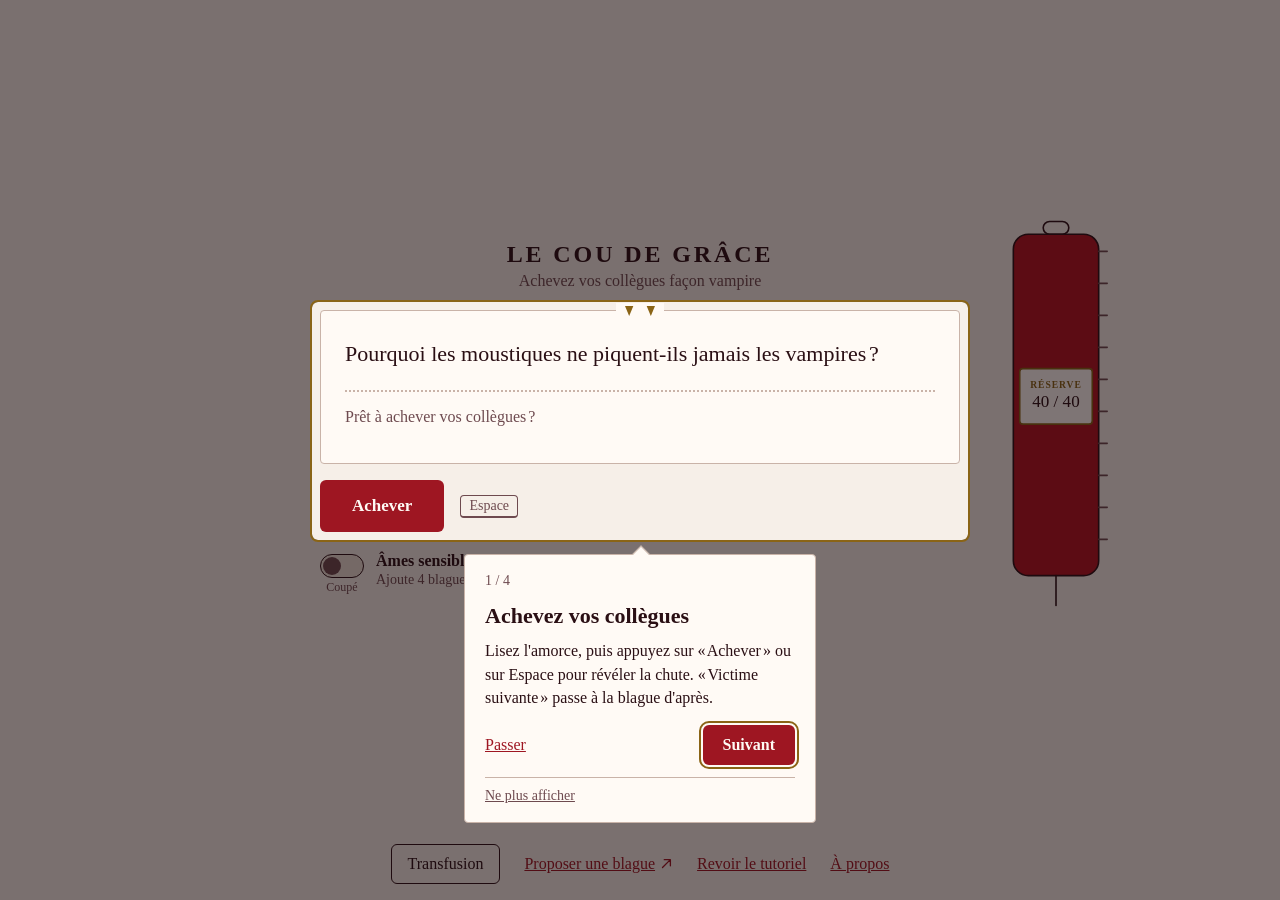
<file: index.html>
<!doctype html>
<html lang="fr">
  <head>
    <meta charset="utf-8" />
    <meta
      name="viewport"
      content="width=device-width, initial-scale=1, interactive-widget=resizes-content"
    />
    <title>Le cou de grâce</title>
    <link rel="icon" href="./favicon.svg" type="image/svg+xml" />
    <link rel="apple-touch-icon" href="./apple-touch-icon.png" />
    <link rel="stylesheet" href="./styles/base.css" />
    <link rel="stylesheet" href="./styles/layout.css" />
    <link rel="stylesheet" href="./styles/components.css" />
    <link rel="stylesheet" href="./styles/screens/joke.css" />
    <link rel="stylesheet" href="./styles/screens/about.css" />
    <link rel="stylesheet" href="./styles/tour.css" />
  </head>
  <body>
    <main id="app"></main>

    <script type="module" src="./src/main.js"></script>
  </body>
</html>
</file>
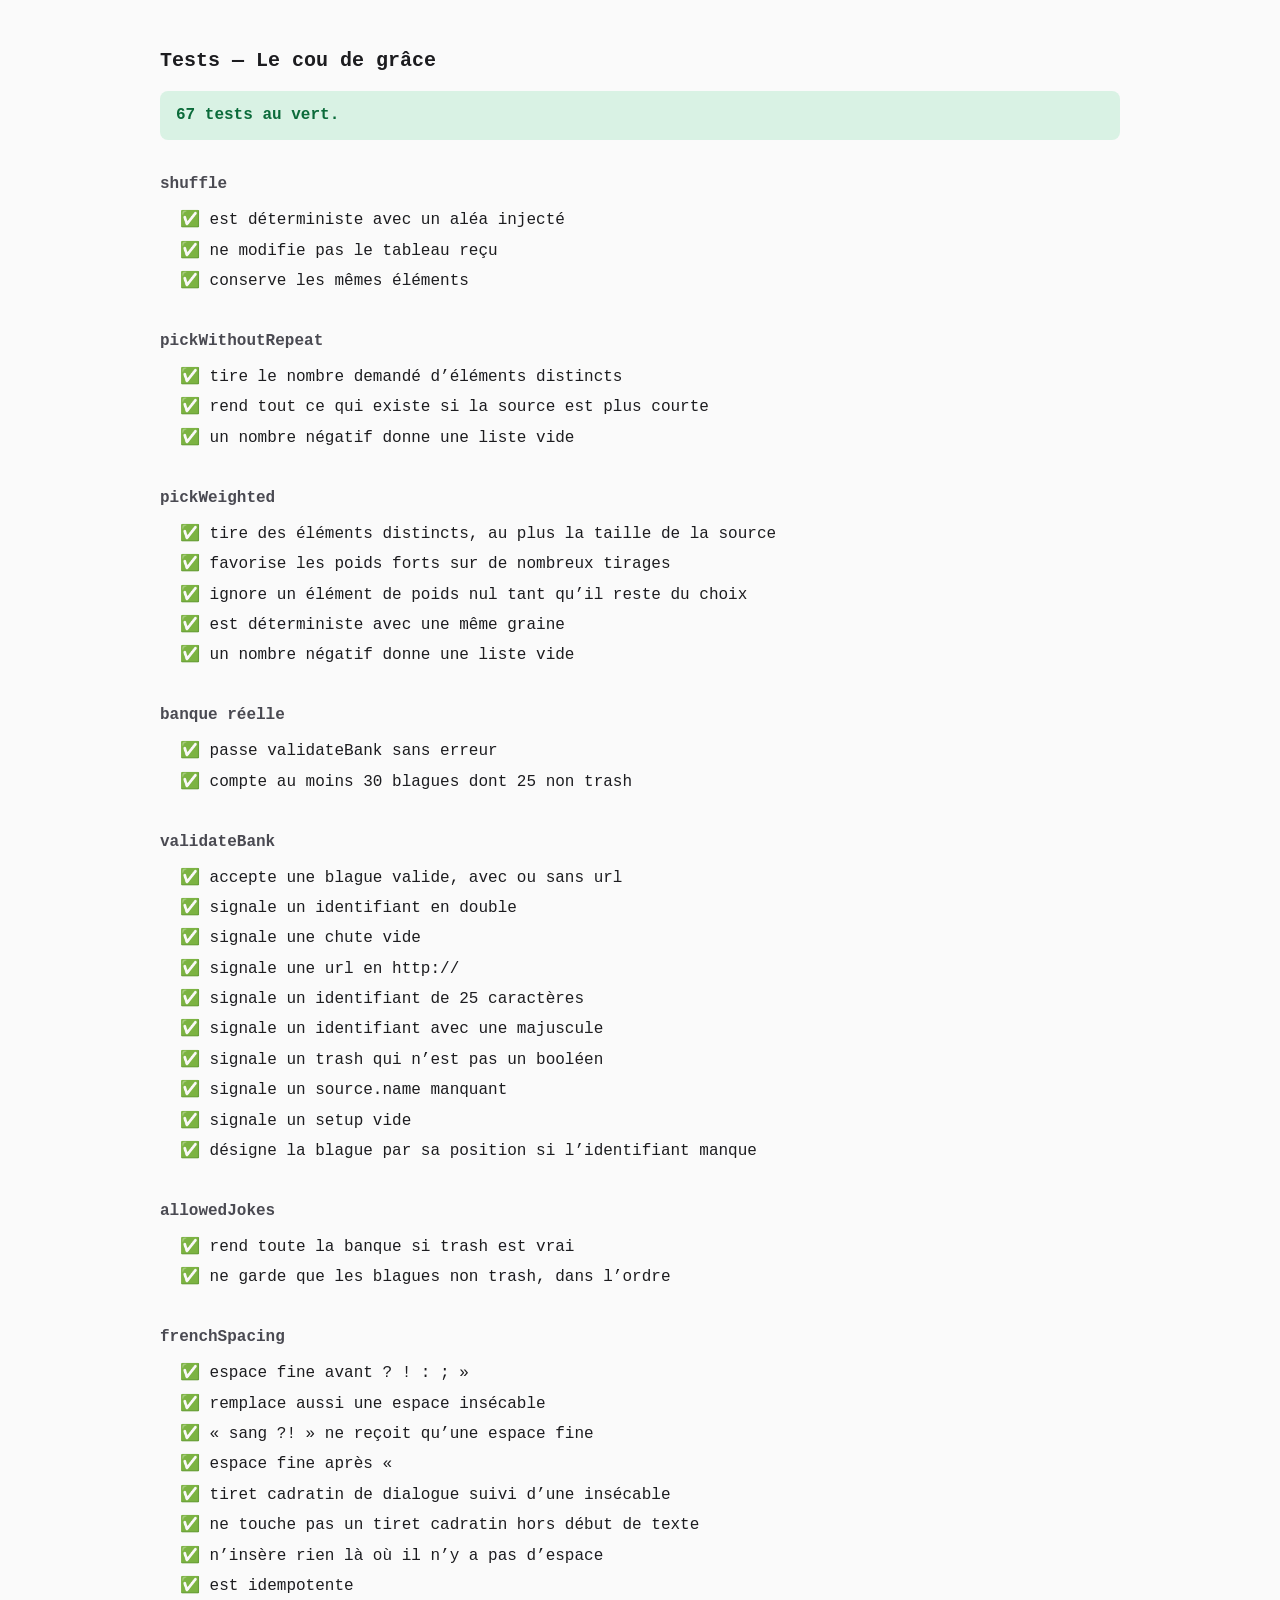
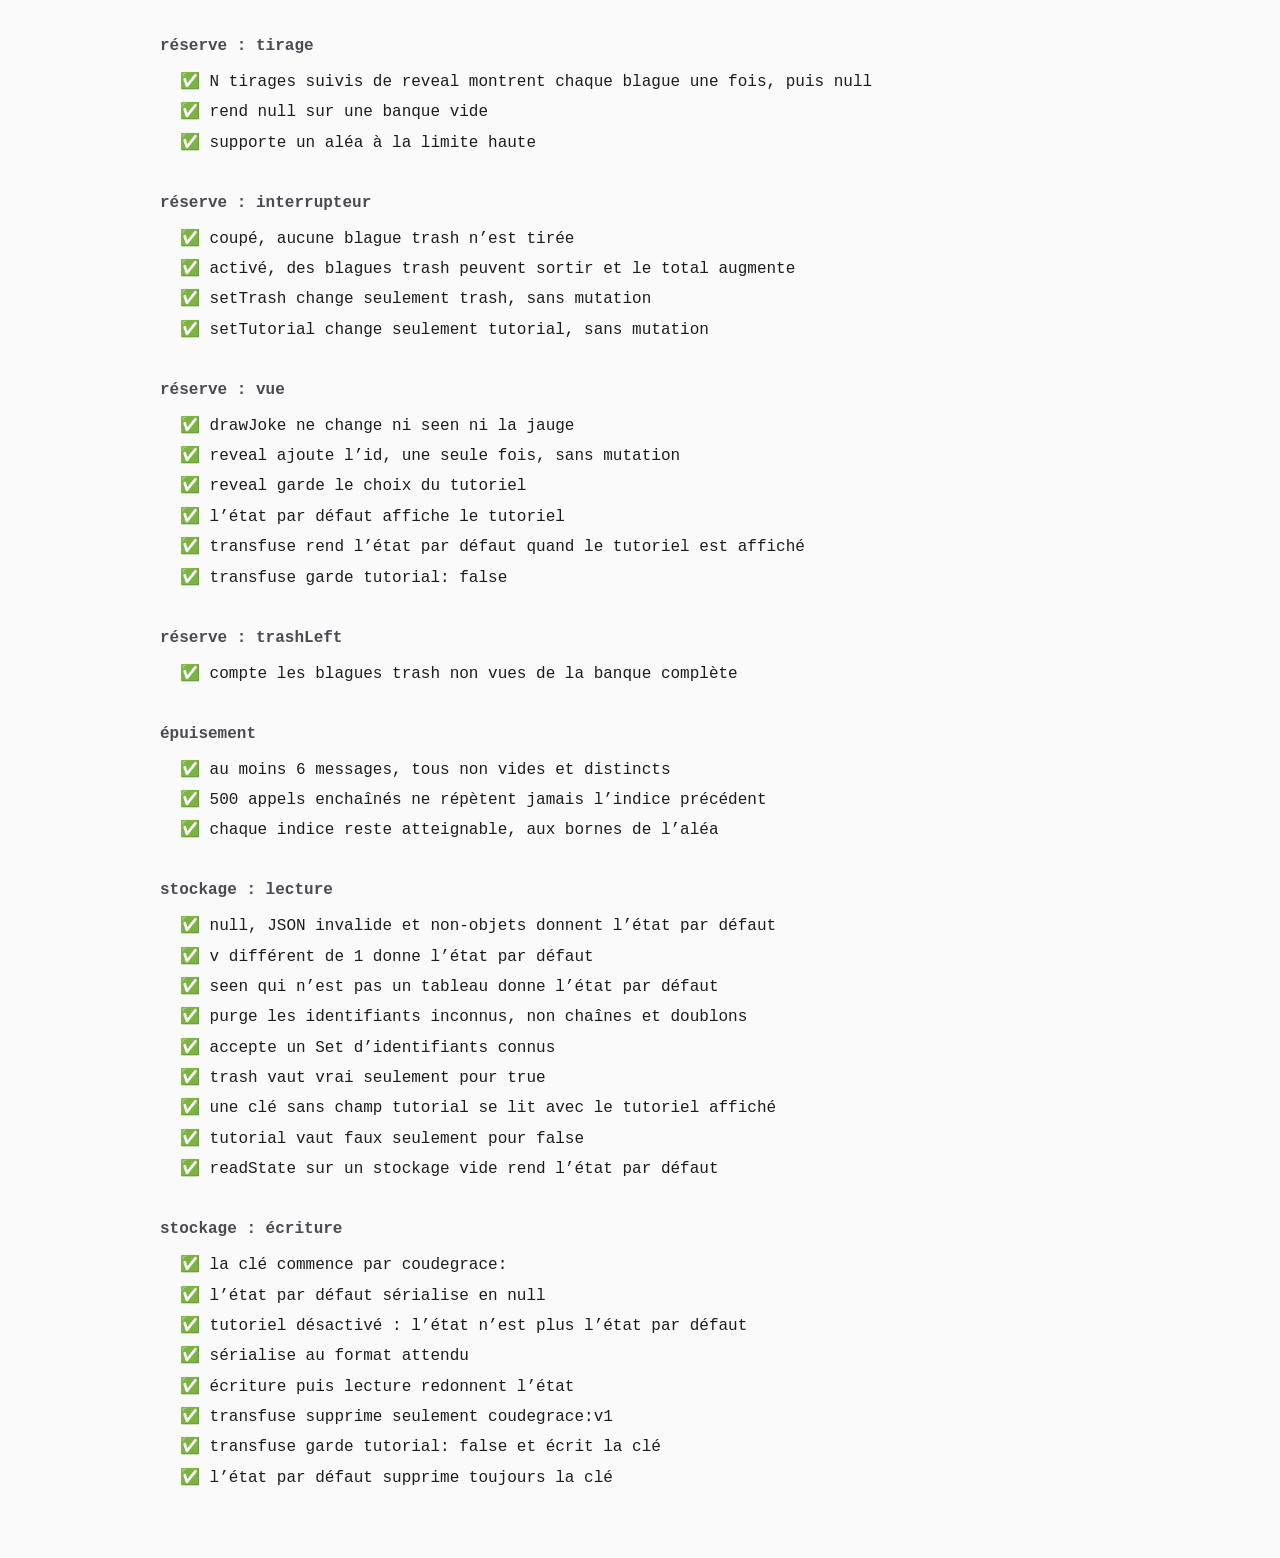
<file: tests/index.html>
<!doctype html>
<html lang="fr">
  <head>
    <meta charset="utf-8" />
    <meta name="viewport" content="width=device-width, initial-scale=1" />
    <title>Tests — Le cou de grâce</title>
    <style>
      body {
        margin: 0 auto;
        max-width: 60rem;
        padding: 2rem 1rem 4rem;
        font: 1rem/1.6 ui-monospace, SFMono-Regular, Menlo, monospace;
        color: #1c1c1f;
        background: #fafafa;
      }
      h1 {
        font-size: 1.25rem;
      }
      h2 {
        margin: 2rem 0 0.5rem;
        font-size: 1rem;
        color: #4a4a52;
      }
      ul {
        margin: 0;
        padding-left: 1.25rem;
        list-style: none;
      }
      li {
        padding: 0.15rem 0;
      }
      li.fail {
        color: #b3261e;
        font-weight: 700;
      }
      .summary {
        position: sticky;
        top: 0;
        margin: 0;
        padding: 0.75rem 1rem;
        border-radius: 0.5rem;
        font-weight: 700;
      }
      .summary.pass {
        color: #0b6b3a;
        background: #d9f2e4;
      }
      .summary.fail {
        color: #b3261e;
        background: #fbdcda;
      }
    </style>
  </head>
  <body>
    <h1>Tests — Le cou de grâce</h1>
    <div id="results">Exécution…</div>

    <script type="module">
      import { run } from './runner.js';
      import './suites.js';

      run(document.querySelector('#results'));
    </script>
  </body>
</html>
</file>
<file: styles/base.css>
:root {
  color-scheme: light dark;

  --nuit: light-dark(#f6efe8, #14090c);
  --velours: light-dark(#fffaf5, #22121a);
  --velours-enfonce: light-dark(#ece0d6, #0d0507);
  --filet: light-dark(#c9b3a8, #4a2a33);
  --encre: light-dark(#2a0f14, #f2e6dc);
  --encre-pale: light-dark(#6e4a4f, #b9a39a);
  --sang: light-dark(#9e1622, #e0525c);
  --sang-ink: light-dark(#fffaf5, #14090c);
  --poche: light-dark(#b3121f, #c21d2b);
  --or: light-dark(#8a6416, #e3b55b);
  --voile: light-dark(rgb(20 9 12 / 0.55), rgb(0 0 0 / 0.65));

  --police-titre: 'Bodoni 72', Didot, 'Bodoni MT', 'Iowan Old Style', Georgia, serif;
  --police-texte: 'Iowan Old Style', 'Palatino Linotype', Palatino, 'Book Antiqua', Georgia, ui-serif, serif;
}

html {
  background: var(--nuit);
  color: var(--encre);
}

body {
  margin: 0;
  min-height: 100dvh;
  background: var(--nuit);
  color: var(--encre);
  font-family: var(--police-texte);
  font-size: 1rem;
}
</file>
<file: styles/layout.css>
*,
*::before,
*::after {
  box-sizing: border-box;
}

:focus-visible {
  outline: 2px solid var(--or);
  outline-offset: 2px;
}

#app {
  display: block;
}

a {
  color: var(--sang);
}

p {
  margin: 0;
}

body {
  display: flex;
  flex-direction: column;
}

body:has(.joke) {
  height: 100dvh;
}

#app {
  flex: 1;
  min-height: 0;
}

.bandeau {
  flex: none;
  padding: 0.5rem 1rem;
  border-bottom: 1px solid var(--or);
  background: var(--velours);
  color: var(--encre);
  font-size: 0.875rem;
  text-align: center;
}

.bandeau[hidden] {
  display: none;
}

.entete {
  text-align: center;
}

.entete__nom {
  margin: 0;
  font-family: var(--police-titre);
  font-size: 1.5rem;
  font-weight: 700;
  letter-spacing: 0.12em;
  text-transform: uppercase;
}

.entete__devise {
  margin-top: 0.25rem;
  color: var(--encre-pale);
}
</file>
<file: styles/components.css>
.bouton {
  display: inline-flex;
  align-items: center;
  justify-content: center;
  height: 3.25rem;
  padding: 0 2rem;
  border: 0;
  border-radius: 6px;
  background: var(--sang);
  color: var(--sang-ink);
  font: inherit;
  font-weight: 700;
  font-size: 1.0625rem;
  cursor: pointer;
}

.bouton-secondaire {
  height: 2.5rem;
  padding: 0 1rem;
  border: 1.5px solid var(--encre);
  border-radius: 6px;
  background: transparent;
  color: var(--encre);
  font: inherit;
  cursor: pointer;
}

.cartouche {
  display: inline-block;
  padding: 0.125rem 0.5rem;
  border: 1px solid var(--encre-pale);
  border-bottom-width: 2px;
  border-radius: 4px;
  color: var(--encre-pale);
  font: inherit;
  font-size: 0.875rem;
}

.lien {
  display: inline-flex;
  align-items: center;
  gap: 0.25rem;
  color: var(--sang);
}

.icone {
  width: 0.875rem;
  height: 0.875rem;
  fill: none;
  stroke: currentColor;
  stroke-width: 1.5;
  stroke-linecap: round;
  stroke-linejoin: round;
}

.interrupteur {
  display: flex;
  align-items: flex-start;
  gap: 0.75rem;
  padding: 0.25rem 0;
  border: 0;
  background: transparent;
  color: var(--encre);
  font: inherit;
  text-align: left;
  cursor: pointer;
}

.interrupteur__controle {
  display: flex;
  flex: none;
  flex-direction: column;
  align-items: center;
  gap: 0.125rem;
}

.interrupteur__etat {
  color: var(--encre-pale);
  font-size: 0.75rem;
}

.interrupteur__piste {
  flex: none;
  width: 2.75rem;
  height: 1.5rem;
  margin-top: 0.125rem;
  padding: 2px;
  border: 1.5px solid var(--encre);
  border-radius: 999px;
  background: var(--velours-enfonce);
  transition: background-color 150ms;
}

.interrupteur__pouce {
  width: 1.125rem;
  height: 1.125rem;
  border-radius: 50%;
  background: var(--encre-pale);
  transition: transform 150ms, background-color 150ms;
}

.interrupteur[aria-checked='true'] .interrupteur__piste {
  background: var(--sang);
}

.interrupteur[aria-checked='true'] .interrupteur__pouce {
  background: var(--sang-ink);
  transform: translateX(1.25rem);
}

.interrupteur__textes {
  display: flex;
  flex-direction: column;
  gap: 0.125rem;
}

.interrupteur__libelle {
  font-weight: 700;
}

.interrupteur__note {
  color: var(--encre-pale);
  font-size: 0.875rem;
}

.jauge {
  width: 8rem;
}

.jauge__poche {
  display: block;
  width: 8rem;
  height: 60vh;
  overflow: visible;
}

.jauge__vide {
  fill: var(--velours-enfonce);
}

.jauge__sang {
  fill: var(--poche);
  transition: transform 400ms ease-in-out;
}

.jauge__contour {
  fill: none;
  stroke: var(--encre);
  stroke-width: 1.5;
  stroke-linecap: round;
}

.jauge__graduation {
  stroke: var(--encre-pale);
  stroke-width: 1.5;
  stroke-linecap: round;
}

.jauge__etiquette {
  fill: var(--velours);
  stroke: var(--or);
  stroke-width: 1.5;
}

.jauge__titre {
  fill: var(--or);
  font-family: var(--police-texte);
  font-size: 9px;
  font-weight: 700;
  letter-spacing: 0.1em;
}

.jauge__nombre {
  fill: var(--encre);
  font-family: var(--police-texte);
  font-size: 16px;
  font-variant-numeric: tabular-nums lining-nums;
}

.jauge__goutte {
  fill: var(--poche);
  opacity: 0;
}

.jauge__horizontale {
  display: none;
}

.jauge__texte {
  color: var(--encre-pale);
  font-size: 0.875rem;
  font-variant-numeric: tabular-nums lining-nums;
}

.jauge__piste {
  height: 0.5rem;
  border-radius: 999px;
  background: var(--velours-enfonce);
  overflow: hidden;
}

.jauge__niveau {
  height: 100%;
  background: var(--poche);
  transition: width 400ms ease-in-out;
}

.jauge--remplissage .jauge__sang {
  transition-duration: 700ms;
}

.jauge--remplissage .jauge__niveau {
  transition-duration: 700ms;
}

@media (max-width: 899px) {
  .jauge {
    width: 100%;
  }

  .jauge__poche {
    display: none;
  }

  .jauge__horizontale {
    display: flex;
    flex-direction: column;
    gap: 0.25rem;
  }
}

@media (prefers-reduced-motion: reduce) {
  .jauge__sang,
  .jauge__niveau,
  .interrupteur__piste,
  .interrupteur__pouce {
    transition: none;
  }
}

.bouton-lien {
  padding: 0;
  border: 0;
  background: transparent;
  color: var(--sang);
  font: inherit;
  text-decoration: underline;
  cursor: pointer;
}

.bouton-lien--pale {
  color: var(--encre-pale);
}
</file>
<file: styles/screens/joke.css>
.joke {
  display: grid;
  grid-template-rows: minmax(0, 1fr) auto;
  height: 100%;
  padding: 1rem 1.5rem;
}

.centre {
  display: grid;
  grid-template-columns: 1fr min(40rem, 100%) 1fr;
  column-gap: 2rem;
  align-items: center;
  align-self: center;
  max-height: 100%;
  min-height: 0;
}

.bloc {
  display: flex;
  flex-direction: column;
  grid-column: 2;
  max-height: 100%;
  min-height: 0;
}

.centre > .jauge {
  grid-column: 3;
  justify-self: start;
}

.carte {
  position: relative;
  display: flex;
  flex: 0 1 auto;
  flex-direction: column;
  min-height: 0;
  margin: 1.25rem 0 1rem;
  border: 1px solid var(--filet);
  border-radius: 4px;
  background: var(--velours);
}

.carte__ornement {
  position: absolute;
  top: -0.5rem;
  left: 50%;
  width: 3rem;
  height: 1rem;
  padding: 0 0.25rem;
  transform: translateX(-50%);
  background: var(--velours);
  fill: var(--or);
}

.carte__contenu {
  flex: 1;
  min-height: 0;
  overflow-y: auto;
  padding: 1.75rem 1.5rem 1.5rem;
}

.amorce {
  display: flex;
  flex-direction: column;
  gap: 0.625rem;
  font-size: 1.375rem;
  line-height: 1.4;
}

.chute {
  display: grid;
  margin-top: 1.25rem;
}

.chute > * {
  grid-area: 1 / 1;
}

.chute__mesure {
  visibility: hidden;
}

.chute__texte {
  display: flex;
  flex-direction: column;
  gap: 0.5rem;
  font-size: 1.625rem;
  font-weight: 700;
  line-height: 1.3;
}

.chute__revelee {
  display: flex;
  flex-direction: column;
  gap: 0.75rem;
}

.chute__invite {
  align-self: start;
  padding-top: 1rem;
  border-top: 2px dotted var(--filet);
  color: var(--encre-pale);
}

.chute__revelee .replique__tiret {
  color: var(--sang);
}

.source {
  color: var(--encre-pale);
  font-size: 0.875rem;
}

.epuise {
  display: flex;
  flex-direction: column;
  align-items: center;
  gap: 1rem;
  text-align: center;
}

.poche-vide {
  width: 5rem;
  height: 15rem;
  overflow: visible;
}

.epuise__message {
  font-family: var(--police-titre);
  font-size: 2.25rem;
  line-height: 1.2;
}

.epuise__trash {
  margin-top: 0.5rem;
  color: var(--encre-pale);
}

.epuise__actions {
  display: flex;
  flex-wrap: wrap;
  align-items: center;
  justify-content: center;
  gap: 0.75rem 1.5rem;
  margin-top: 0.5rem;
}

.interrupteur-emplacement:not(:empty) {
  margin-bottom: 0.25rem;
}

.dialogue {
  width: min(26rem, calc(100% - 2rem));
  padding: 1.5rem;
  border: 1px solid var(--filet);
  border-radius: 4px;
  background: var(--velours);
  color: var(--encre);
}

.dialogue::backdrop {
  background: color-mix(in srgb, var(--nuit) 80%, transparent);
}

.dialogue__titre {
  margin: 0 0 0.75rem;
  font-family: var(--police-titre);
  font-size: 1.5rem;
}

.dialogue__actions {
  display: flex;
  flex-wrap: wrap;
  gap: 0.75rem;
  margin-top: 1.25rem;
}

.actions {
  display: flex;
  align-items: center;
  gap: 1rem;
  margin-bottom: 1rem;
}

.actions[hidden] {
  display: none;
}

.pied {
  display: flex;
  flex-wrap: wrap;
  align-items: center;
  justify-content: center;
  gap: 0.75rem 1.5rem;
  padding-top: 1rem;
}

@media (max-width: 899px) {
  .joke {
    display: flex;
    flex-direction: column;
    padding: 0.75rem 1rem 5.5rem;
  }

  .centre,
  .bloc {
    display: contents;
  }

  .joke .entete {
    order: 1;
  }

  .centre > .jauge {
    order: 2;
    margin-top: 0.75rem;
  }

  .carte {
    order: 3;
    flex: 0 1 auto;
  }

  .interrupteur-emplacement {
    order: 4;
  }

  .pied {
    order: 5;
    gap: 0.5rem 1rem;
  }

  .amorce {
    font-size: 1.125rem;
  }

  .chute__texte {
    font-size: 1.25rem;
  }

  .epuise__message {
    font-size: 1.75rem;
  }

  .actions {
    position: fixed;
    inset: auto 0 0 0;
    margin: 0;
    padding: 0.75rem 1rem;
    background: var(--nuit);
    border-top: 1px solid var(--filet);
  }

  .actions .bouton {
    flex: 1;
  }

  .cartouche {
    display: none;
  }
}

@media (prefers-reduced-motion: reduce) {
  .jauge--remplissage .jauge__sang,
  .jauge--remplissage .jauge__niveau {
    transition: none;
  }
}
</file>
<file: styles/screens/about.css>
.apropos {
  width: min(40rem, 100%);
  margin: 0 auto;
  padding: 1.5rem 1.5rem 3rem;
}

.apropos__contenu {
  display: flex;
  flex-direction: column;
  gap: 1.5rem;
  margin-top: 2rem;
  line-height: 1.5;
}

.apropos__section {
  display: flex;
  flex-direction: column;
  gap: 0.5rem;
}

.apropos__section h2 {
  margin: 0;
  font-family: var(--police-titre);
  font-size: 1.375rem;
}

.apropos__liens,
.apropos__sources {
  margin: 0;
  padding-left: 1.25rem;
}

.apropos__retour {
  align-self: flex-start;
}
</file>
<file: styles/tour.css>
.tour {
  position: fixed;
  inset: 0;
  width: 100%;
  max-width: none;
  height: 100%;
  max-height: none;
  margin: 0;
  padding: 0;
  border: 0;
  background: transparent;
  color: var(--encre);
  overflow: hidden;
}

.tour::backdrop {
  background: transparent;
}

.tour__voile {
  position: fixed;
  border-radius: 6px;
  outline: 2px solid var(--or);
  box-shadow: 0 0 0 100vmax var(--voile);
  pointer-events: none;
  transition: left 200ms, top 200ms, width 200ms, height 200ms;
}

.tour__bulle {
  position: fixed;
  display: flex;
  flex-direction: column;
  gap: 0.5rem;
  width: min(22rem, calc(100% - 2rem));
  padding: 1rem 1.25rem;
  border: 1px solid var(--filet);
  border-radius: 4px;
  background: var(--velours);
  line-height: 1.45;
}

.tour__compteur {
  color: var(--encre-pale);
  font-size: 0.875rem;
  font-variant-numeric: tabular-nums lining-nums;
}

.tour__titre {
  margin: 0;
  font-family: var(--police-titre);
  font-size: 1.375rem;
}

.tour__actions {
  display: flex;
  flex-wrap: wrap;
  align-items: center;
  gap: 0.5rem 0.75rem;
  margin-top: 0.5rem;
}

.tour__actions .tour__suivant {
  height: 2.5rem;
  margin-left: auto;
  padding: 0 1.25rem;
  font-size: 1rem;
}

.tour__pied {
  margin-top: 0.25rem;
  padding-top: 0.5rem;
  border-top: 1px solid var(--filet);
  font-size: 0.875rem;
}

.tour__fleche {
  position: absolute;
  width: 12px;
  height: 12px;
  border: 1px solid var(--filet);
  background: var(--velours);
  transform: rotate(45deg);
}

.tour__bulle[data-side='below'] .tour__fleche {
  top: -7px;
  border-right: 0;
  border-bottom: 0;
}

.tour__bulle[data-side='above'] .tour__fleche {
  bottom: -7px;
  border-top: 0;
  border-left: 0;
}

.tour__bulle[data-side='left'] .tour__fleche {
  right: -7px;
  border-bottom: 0;
  border-left: 0;
}

.tour__bulle[data-side='right'] .tour__fleche {
  left: -7px;
  border-top: 0;
  border-right: 0;
}

@media (prefers-reduced-motion: reduce) {
  .tour__voile {
    transition: none;
  }
}

@media (max-width: 899px) {
  .tour__bulle {
    width: calc(100% - 2rem);
  }
}
</file>
